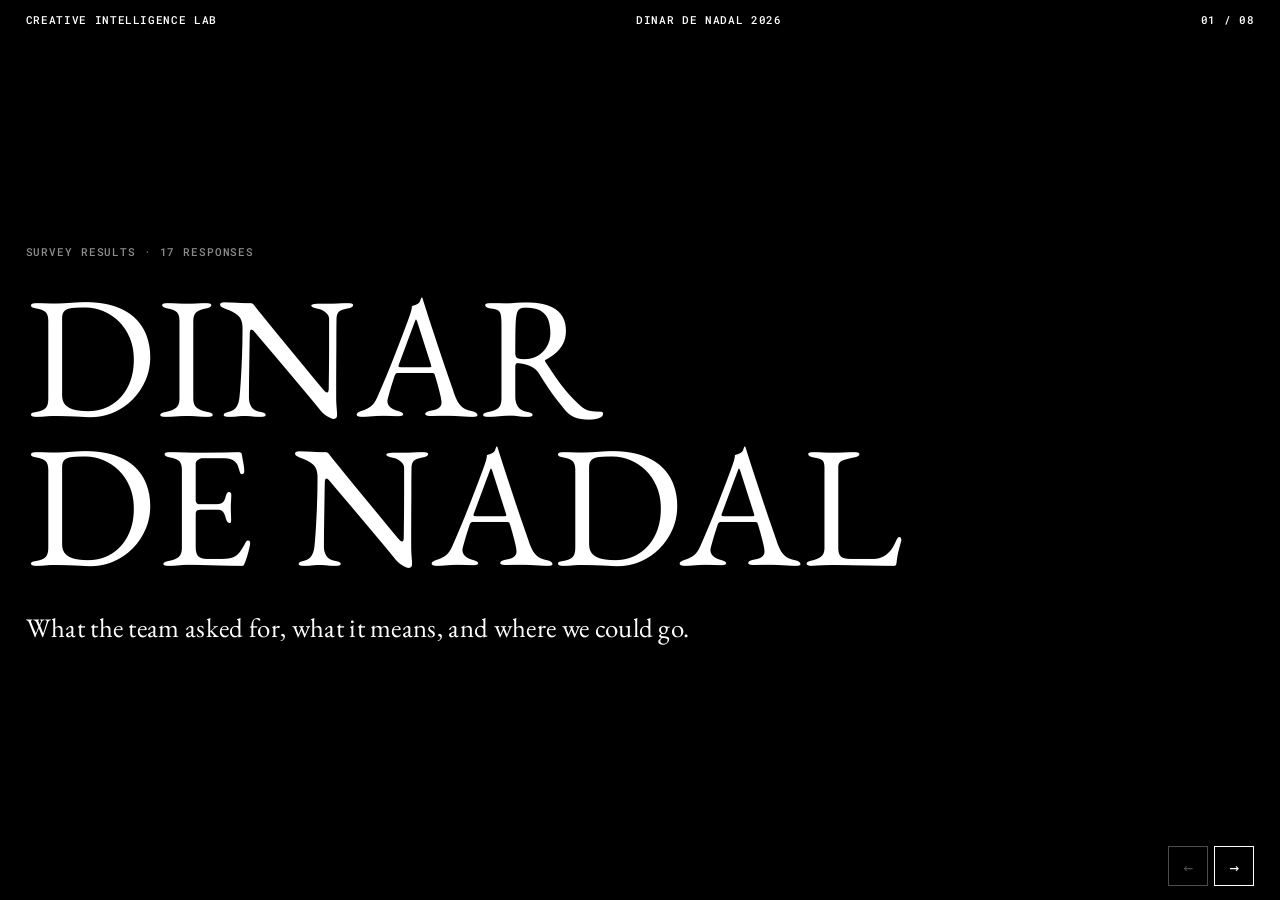
<file: docs/index.html>
<!doctype html>
<html lang="en" data-theme="lab">
<head>
  <meta charset="utf-8">
  <meta name="viewport" content="width=device-width, initial-scale=1">
  <title>Dinar de Nadal 2026</title>
  <meta name="description" content="Creative Intelligence Lab — Christmas lunch survey results and restaurant shortlist.">
  <meta name="robots" content="noindex">
  <link rel="preconnect" href="https://fonts.googleapis.com">
  <link rel="preconnect" href="https://fonts.gstatic.com" crossorigin>
  <link href="https://fonts.googleapis.com/css2?family=EB+Garamond:ital,wght@0,400;0,500;1,400&family=Roboto+Mono:wght@400;500&display=swap" rel="stylesheet">
  <link rel="stylesheet" href="style.css">
</head>
<body data-root="">
  <noscript><p class="noscript">This presentation needs JavaScript.</p></noscript>
  <script src="themes.js"></script>
  <script src="deck.js"></script>
</body>
</html>
</file>
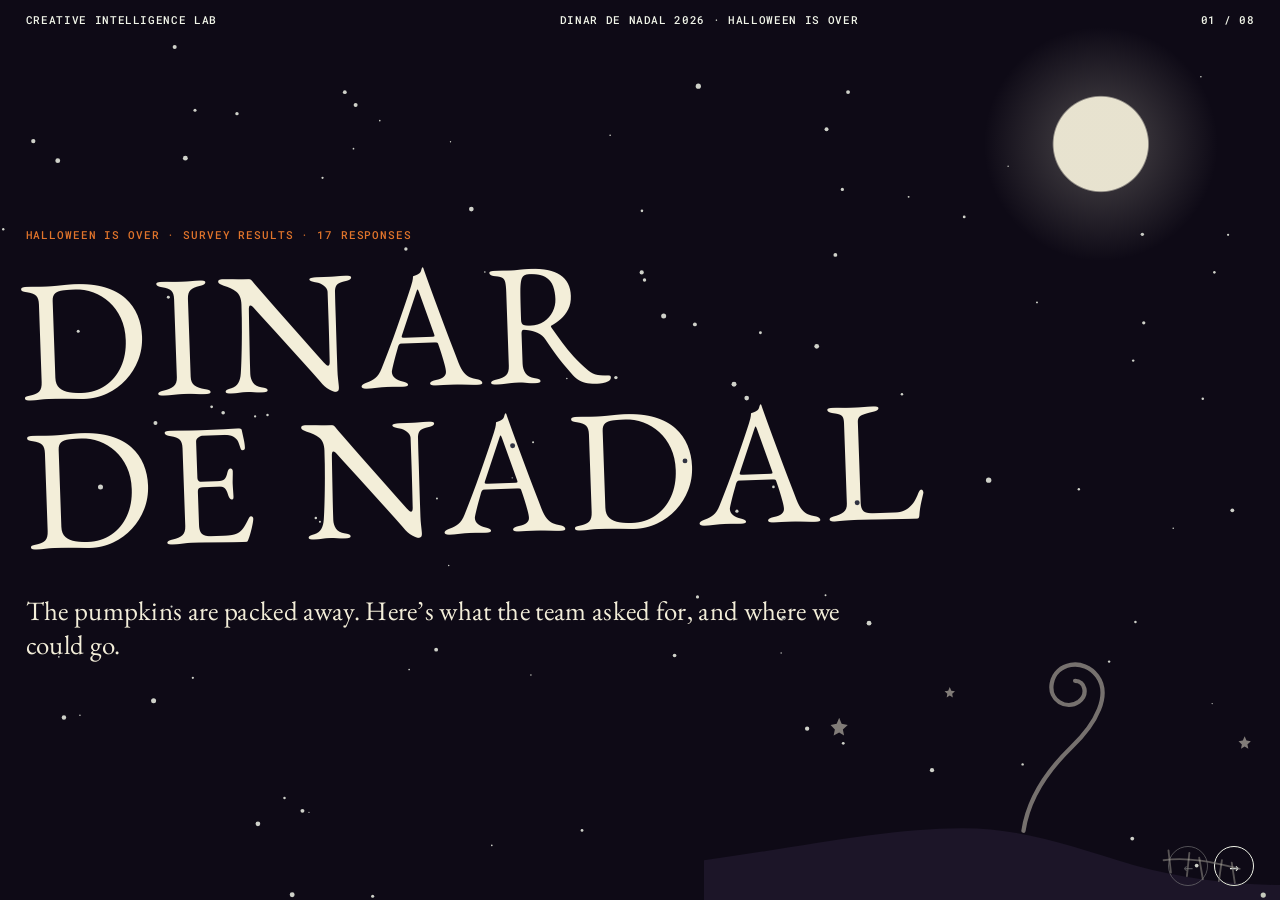
<file: docs/burton/index.html>
<!doctype html>
<html lang="en" data-theme="burton">
<head>
  <meta charset="utf-8">
  <meta name="viewport" content="width=device-width, initial-scale=1">
  <title>Dinar de Nadal 2026 · Halloween is over</title>
  <meta name="description" content="Christmas lunch survey results, gothic edition. Halloween is over.">
  <meta name="robots" content="noindex">
  <link rel="preconnect" href="https://fonts.googleapis.com">
  <link rel="preconnect" href="https://fonts.gstatic.com" crossorigin>
  <link href="https://fonts.googleapis.com/css2?family=EB+Garamond:ital,wght@0,400;0,500;1,400&family=Roboto+Mono:wght@400;500&display=swap" rel="stylesheet">
  <link rel="stylesheet" href="../style.css">
  <link rel="stylesheet" href="../themes/burton.css">
</head>
<body data-root="../">
  <noscript><p class="noscript">This presentation needs JavaScript.</p></noscript>
  <script src="../themes.js"></script>
  <script src="../deck.js"></script>
</body>
</html>
</file>
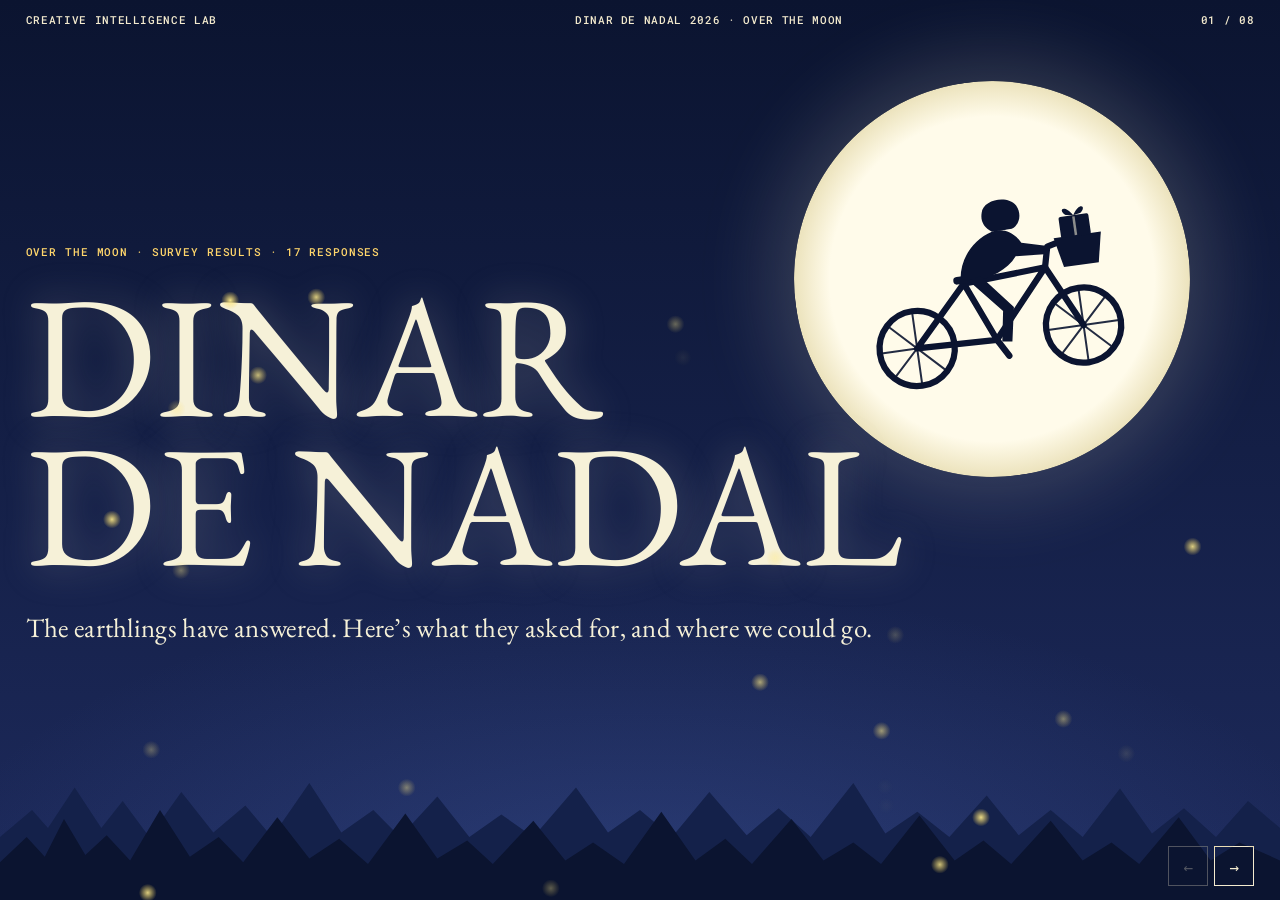
<file: docs/et/index.html>
<!doctype html>
<html lang="en" data-theme="et">
<head>
  <meta charset="utf-8">
  <meta name="viewport" content="width=device-width, initial-scale=1">
  <title>Dinar de Nadal 2026 · Over the moon</title>
  <meta name="description" content="Christmas lunch survey results, 80s moonlit edition.">
  <meta name="robots" content="noindex">
  <link rel="preconnect" href="https://fonts.googleapis.com">
  <link rel="preconnect" href="https://fonts.gstatic.com" crossorigin>
  <link href="https://fonts.googleapis.com/css2?family=EB+Garamond:ital,wght@0,400;0,500;1,400&family=Roboto+Mono:wght@400;500&display=swap" rel="stylesheet">
  <link rel="stylesheet" href="../style.css">
  <link rel="stylesheet" href="../themes/et.css">
</head>
<body data-root="../">
  <noscript><p class="noscript">This presentation needs JavaScript.</p></noscript>
  <script src="../themes.js"></script>
  <script src="../deck.js"></script>
</body>
</html>
</file>
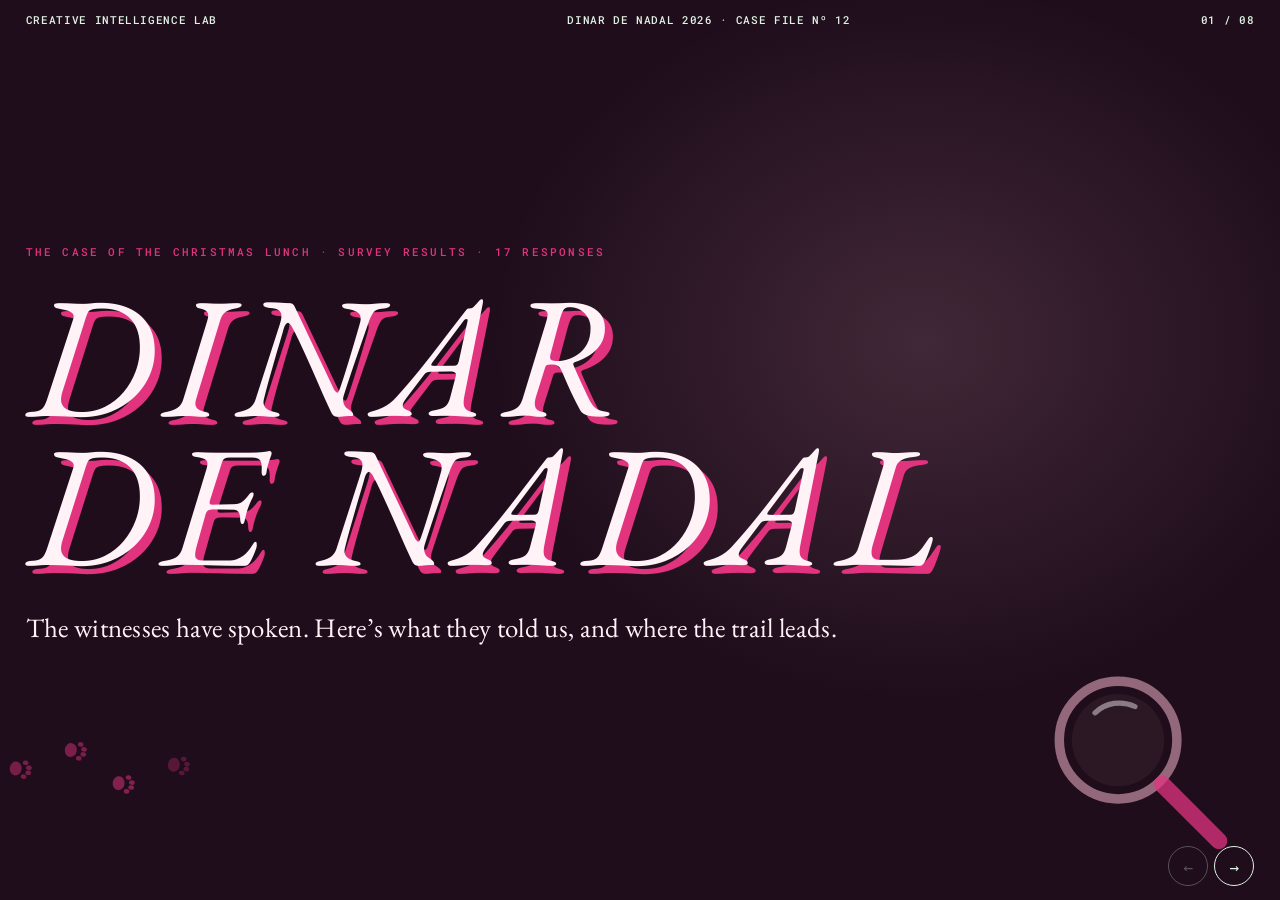
<file: docs/pinkpanther/index.html>
<!doctype html>
<html lang="en" data-theme="pinkpanther">
<head>
  <meta charset="utf-8">
  <meta name="viewport" content="width=device-width, initial-scale=1">
  <title>Dinar de Nadal 2026 · Case file Nº 12</title>
  <meta name="description" content="Christmas lunch survey results, detective-caper edition.">
  <meta name="robots" content="noindex">
  <link rel="preconnect" href="https://fonts.googleapis.com">
  <link rel="preconnect" href="https://fonts.gstatic.com" crossorigin>
  <link href="https://fonts.googleapis.com/css2?family=EB+Garamond:ital,wght@0,400;0,500;1,400&family=Roboto+Mono:wght@400;500&display=swap" rel="stylesheet">
  <link rel="stylesheet" href="../style.css">
  <link rel="stylesheet" href="../themes/pinkpanther.css">
</head>
<body data-root="../">
  <noscript><p class="noscript">This presentation needs JavaScript.</p></noscript>
  <script src="../themes.js"></script>
  <script src="../deck.js"></script>
</body>
</html>
</file>
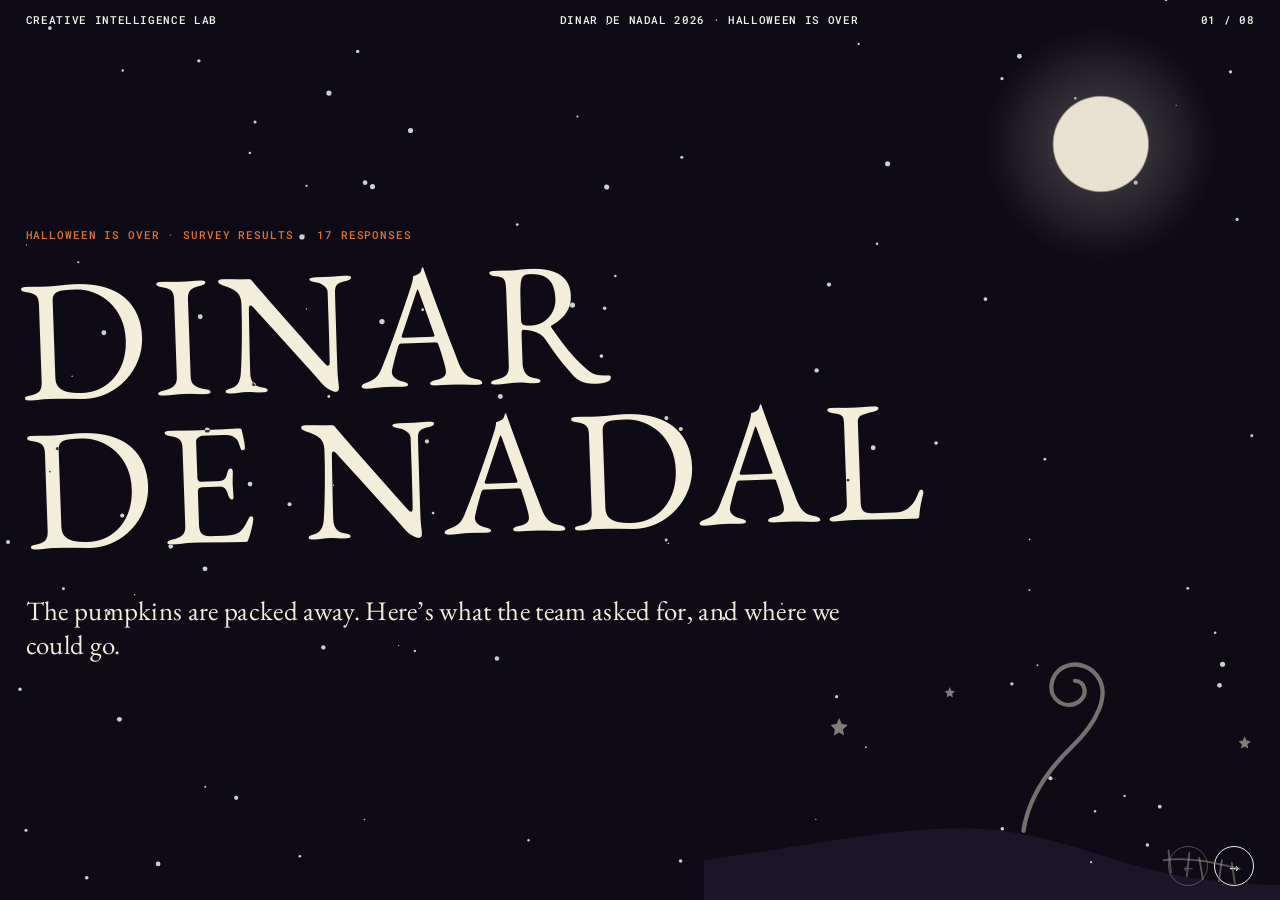
<file: docs/random/index.html>
<!doctype html>
<html lang="en">
<head>
  <meta charset="utf-8">
  <meta name="viewport" content="width=device-width, initial-scale=1">
  <title>Dinar de Nadal 2026</title>
  <meta name="robots" content="noindex">
  <style>
    html, body { height: 100%; margin: 0; background: #000; color: #fff; }
    body { display: grid; place-items: center; font: 500 11px/1.4 "Roboto Mono", ui-monospace, monospace; letter-spacing: .08em; text-transform: uppercase; }
    a { color: inherit; }
  </style>
  <script src="../themes.js"></script>
  <script>
    /* Picks one of the themes registered in themes.js at random and opens it.
       Avoids repeating the theme you saw last time; keeps any #slide in the URL. */
    (() => {
      const themes = Object.keys(window.DECK_THEMES || { lab: 1 });
      let last = null;
      try { last = sessionStorage.getItem("deck-random-last"); } catch { /* storage blocked */ }
      const pool = themes.length > 1 ? themes.filter((t) => t !== last) : themes;
      const pick = pool[Math.floor(Math.random() * pool.length)];
      try { sessionStorage.setItem("deck-random-last", pick); } catch { /* storage blocked */ }
      location.replace(`${pick === "lab" ? "../" : `../${pick}/`}${location.hash}`);
    })();
  </script>
</head>
<body>
  <noscript><a href="../">Open the presentation</a></noscript>
</body>
</html>
</file>
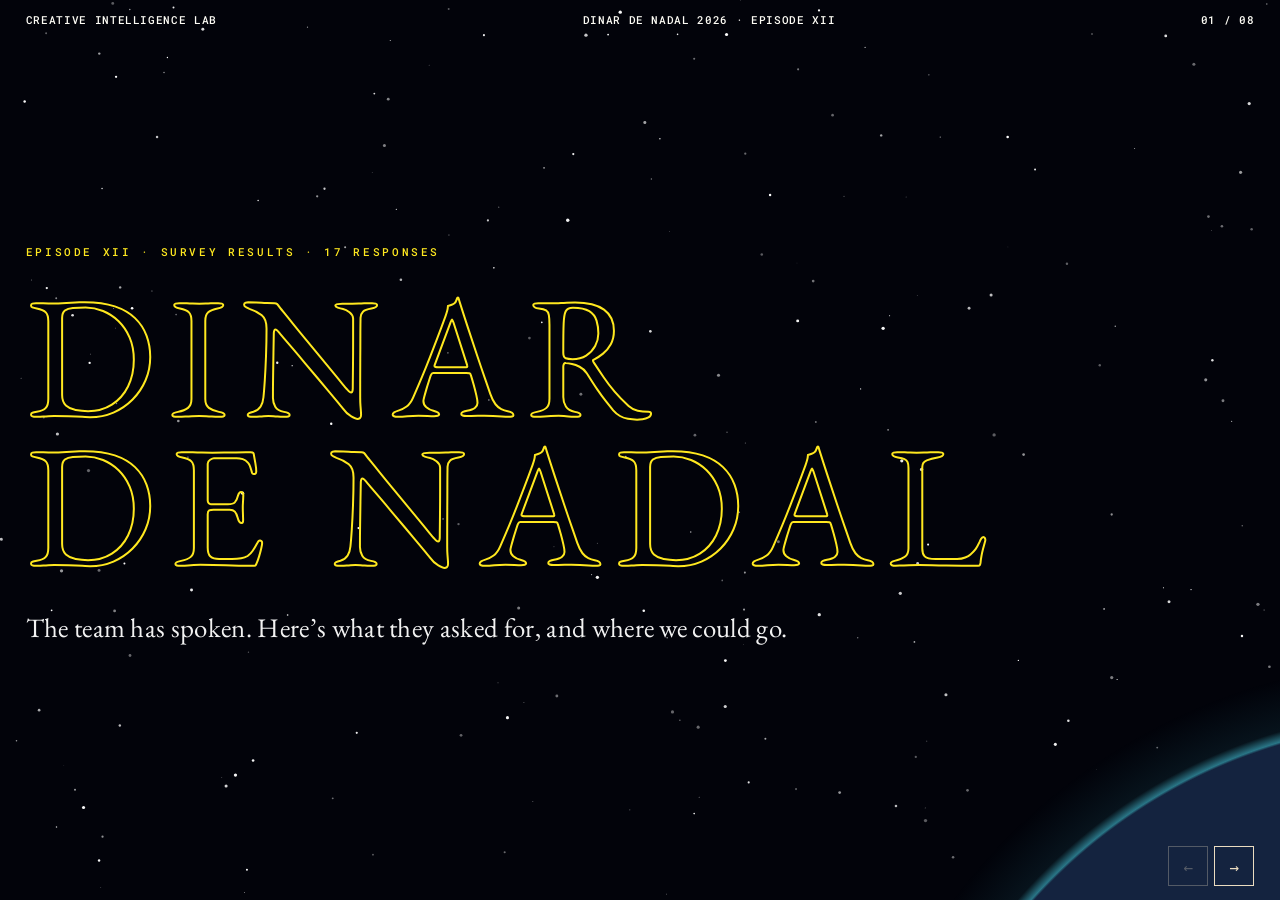
<file: docs/starwars/index.html>
<!doctype html>
<html lang="en" data-theme="starwars">
<head>
  <meta charset="utf-8">
  <meta name="viewport" content="width=device-width, initial-scale=1">
  <title>Dinar de Nadal 2026 · Episode XII</title>
  <meta name="description" content="Christmas lunch survey results, galactic edition.">
  <meta name="robots" content="noindex">
  <link rel="preconnect" href="https://fonts.googleapis.com">
  <link rel="preconnect" href="https://fonts.gstatic.com" crossorigin>
  <link href="https://fonts.googleapis.com/css2?family=EB+Garamond:ital,wght@0,400;0,500;1,400&family=Roboto+Mono:wght@400;500&display=swap" rel="stylesheet">
  <link rel="stylesheet" href="../style.css">
  <link rel="stylesheet" href="../themes/starwars.css">
</head>
<body data-root="../">
  <noscript><p class="noscript">This presentation needs JavaScript.</p></noscript>
  <script src="../themes.js"></script>
  <script src="../deck.js"></script>
</body>
</html>
</file>
<file: docs/style.css>
/* Look & feel borrowed from creativeintelligencelab.bsc.es:
   pure black / white, a text serif for everything, tiny mono caps for chrome.
   The site's own serif (205TF Immortel Infra) is licensed, so EB Garamond stands in. */
:root {
  --font-a: "EB Garamond", "Immortel-Infra", Times, serif;
  --font-b: "Roboto Mono", ui-monospace, monospace;
  --black: #000;
  --white: #fff;
  --pad: max(16px, 2vw);
  --fg: var(--white);
  --bg: var(--black);
  --muted: rgba(255, 255, 255, .55);
  --rule: rgba(255, 255, 255, .22);
  --bar-dim: rgba(255, 255, 255, .38);
}

* { box-sizing: border-box; }
html, body { height: 100%; margin: 0; }
body {
  background: var(--black);
  color: var(--white);
  font-family: var(--font-a);
  letter-spacing: .02em;
  overflow: hidden;
  -webkit-font-smoothing: antialiased;
}
button { font: inherit; color: inherit; }
a { color: inherit; text-underline-offset: .18em; text-decoration-thickness: 1px; }

/* ---------- chrome ---------- */
.bar {
  position: fixed; inset: 0 0 auto 0; z-index: 20;
  display: flex; justify-content: space-between; gap: 1rem;
  padding: 14px var(--pad);
  font: 500 11px/1 var(--font-b); text-transform: uppercase; letter-spacing: .06em;
  color: var(--white); mix-blend-mode: difference; /* stays legible on black and white slides */
  pointer-events: none;
}
.controls {
  position: fixed; right: var(--pad); bottom: 14px; z-index: 20;
  display: flex; gap: 6px; mix-blend-mode: difference;
}
.controls button {
  width: 40px; height: 40px; border: 1px solid var(--white); background: transparent;
  color: var(--white); font: 16px var(--font-b); cursor: pointer; border-radius: 0;
}
.controls button:hover { background: var(--white); color: var(--black); }
.controls button:disabled { opacity: .3; cursor: default; background: transparent; color: var(--white); }

/* ---------- slides ---------- */
#deck { position: fixed; inset: 0; }
.slide {
  position: absolute; inset: 0;
  display: flex; flex-direction: column; /* .inner uses margin:auto so tall slides scroll instead of clipping */
  padding: 56px var(--pad) 68px;
  background: var(--bg); color: var(--fg);
  overflow-y: auto;
  opacity: 0; visibility: hidden;
  transform: scale(.985);
  transition: opacity .5s ease, transform .6s cubic-bezier(.2,.7,.2,1), visibility 0s .5s;
}
.slide.active { opacity: 1; visibility: visible; transform: none; transition-delay: 0s; }
.slide.light {
  --fg: var(--black); --bg: var(--white);
  --muted: rgba(0, 0, 0, .55); --rule: rgba(0, 0, 0, .18); --bar-dim: rgba(0, 0, 0, .28);
}
.inner { width: 100%; max-width: 1280px; margin: auto; }

.kicker {
  font: 500 11px/1.4 var(--font-b); text-transform: uppercase; letter-spacing: .08em;
  color: var(--muted); margin: 0 0 1.4rem;
}
h1, h2, h3 { font-weight: 400; margin: 0; }
.mega {
  font-size: clamp(56px, 13.5vw, 230px); line-height: .86; letter-spacing: .01em;
  text-transform: uppercase;
}
h2 { font-size: clamp(32px, min(5.2vw, 8vh), 76px); line-height: 1.02; margin-bottom: .45em; }
.lede { font-size: clamp(20px, 2.1vw, 30px); line-height: 1.25; max-width: 32em; margin: 1.2em 0 0; }
.small { font-size: 15px; line-height: 1.4; color: var(--muted); }
.mono { font-family: var(--font-b); font-size: 12px; text-transform: uppercase; letter-spacing: .06em; }
.centered { text-align: center; align-items: center; }
.centered .lede { margin-inline: auto; }
.sub { margin: -.4em 0 1.2em; }

/* ---------- conclusions grid ---------- */
.facts {
  display: grid; grid-template-columns: repeat(auto-fit, minmax(210px, 1fr));
  border-top: 1px solid var(--rule); margin-top: 1rem;
}
.fact { padding: 1.1rem 1.2rem 1.4rem 0; border-bottom: 1px solid var(--rule); }
.fact .mono { color: var(--muted); }
.fact .big { font-size: clamp(30px, 3.4vw, 52px); line-height: 1.02; margin: .35em 0 .3em; }
.fact p { margin: 0; font-size: 17px; line-height: 1.35; color: var(--muted); }

/* ---------- bar charts (single series: magnitude, one ink) ---------- */
.two-col { display: grid; grid-template-columns: minmax(0, 5fr) minmax(0, 7fr); gap: 4vw; align-items: center; }
.chart { list-style: none; margin: 0; padding: 0; }
.chart li {
  display: grid; grid-template-columns: minmax(110px, 13em) 1fr 3.2em;
  align-items: center; gap: 14px; padding: 9px 0; border-bottom: 1px solid var(--rule);
  position: relative;
}
.chart .label { font-size: 19px; line-height: 1.15; }
.chart .track { height: 22px; position: relative; }
.chart .fill {
  position: absolute; inset: 0 auto 0 0; width: 0;
  background: var(--bar-dim); border-radius: 0 4px 4px 0;
  transition: width .9s cubic-bezier(.2,.7,.2,1);
}
.chart li.top .fill { background: var(--accent, var(--fg)); }
.chart .value { font: 500 13px var(--font-b); text-align: right; }
.chart li:hover .label, .chart li:focus-visible .label { text-decoration: underline; text-underline-offset: .2em; }
.chart li:focus-visible { outline: 1px dashed var(--fg); outline-offset: 2px; }
.tip {
  position: fixed; z-index: 30; pointer-events: none;
  background: var(--white); color: var(--black); border: 1px solid var(--black);
  font: 12px/1.4 var(--font-b); padding: 6px 9px; max-width: 260px;
  opacity: 0; transition: opacity .12s;
}
.tip.show { opacity: 1; }
.note { margin-top: 1.1rem; }

/* ---------- restaurant shortlist ---------- */
.shortlist { display: grid; grid-template-columns: repeat(auto-fill, minmax(225px, 1fr)); gap: 0; border-top: 1px solid var(--rule); }
.resto { padding: .75rem 1rem .9rem 0; border-bottom: 1px solid var(--rule); display: flex; flex-direction: column; gap: .3rem; }
.resto h3 { font-size: 23px; line-height: 1.05; }
.resto .meta { font: 11px/1.5 var(--font-b); text-transform: uppercase; letter-spacing: .05em; color: var(--muted); }
.resto .row { font-size: 15px; line-height: 1.3; }
.resto .flag { font: 11px/1.4 var(--font-b); color: var(--muted); }
.rank { font: 500 11px var(--font-b); color: var(--muted); }
.pick { font-weight: 500; color: var(--accent, var(--fg)); text-transform: uppercase; letter-spacing: .06em; }


/* ---------- intro ----------
   Same choreography as the site's <b-loader>: a white field with the name;
   the camera dives into one letter until the screen is black; small tiles
   burst outwards; then a rectangular window opens onto the first slide. */
#intro {
  position: fixed; inset: 0; z-index: 50; overflow: hidden; cursor: pointer;
  background: var(--black);
}
.intro-text {
  position: absolute; left: 50%; top: 50%; transform: translate(-50%, -50%);
  background: var(--white); color: var(--black);
  box-shadow: 0 0 0 100vmax var(--white); /* the white field travels with the text */
}
.intro-text p {
  margin: 0; text-align: center; white-space: nowrap;
  font-size: clamp(36px, 5.4vw, 86px); line-height: .98; letter-spacing: .02em;
}
.intro-gallery {
  position: absolute; inset: -14vh -14vw;
  display: grid; grid-template-columns: repeat(4, 1fr); grid-template-rows: repeat(3, 1fr);
  place-items: center; opacity: 0; pointer-events: none;
}
.intro-gallery i {
  width: var(--tile, 3.4vw); height: var(--tile, 3.4vw);
  display: grid; place-items: center; font-style: normal;
  font: 500 calc(var(--tile, 3.4vw) * .26) / 1 var(--font-b); letter-spacing: .04em;
  background: var(--white); color: var(--black);
  will-change: transform;
}
.intro-gallery i:nth-child(3n+2) { background: transparent; color: var(--white); outline: 1px solid var(--white); outline-offset: -1px; }
#intro.gone { display: none; }

/* Theme canvas effect (fx.js): above slides, under the chrome */
#fx { position: fixed; inset: 0; z-index: 15; pointer-events: none; }

.noscript { position: fixed; inset: 40% 0 auto; text-align: center; }

@media (max-width: 760px) {
  .bar-mid { display: none; }
  .intro-gallery { grid-template-columns: repeat(3, 1fr); grid-template-rows: repeat(4, 1fr); --tile: 8vw; }
  .two-col { grid-template-columns: 1fr; gap: 1.4rem; }
  .chart li { grid-template-columns: minmax(90px, 9em) 1fr 2.8em; gap: 10px; }
  .chart .label { font-size: 16px; }
}
@media (prefers-reduced-motion: reduce) {
  .slide, .chart .fill { transition: none; }
  #intro, #fx { display: none; }
}
</file>
<file: docs/themes/burton.css>
/* "Halloween is over" — a gothic-whimsical skin over the lab deck.
   Same fonts, layout and structure; new palette, crooked type, spiral hills,
   a moon, pinstripes and snow. Original artwork — no film characters or logos. */
:root[data-theme="burton"] {
  --ink: #0e0a16;      /* midnight violet-black */
  --bone: #ebe4d2;     /* old paper */
  --moon: #f3eed9;
  --pumpkin: #e0742b;
  --holly: #a3201f;
  --hill: #1c1528;
}

[data-theme="burton"] body { background: var(--ink); color: var(--moon); }

/* Dark slides: midnight + moon + spiral hill */
[data-theme="burton"] .slide {
  --fg: var(--moon); --bg: var(--ink);
  --muted: rgba(243, 238, 217, .58); --rule: rgba(243, 238, 217, .2); --bar-dim: rgba(243, 238, 217, .34);
  --accent: var(--pumpkin);
  background:
    radial-gradient(circle at 86% 16%, rgba(243,238,217,.95) 0 5.2vmin, rgba(243,238,217,.16) 5.4vmin, transparent 13vmin),
    url("hill.svg") right -3vw bottom -2px / min(48vw, 640px) auto no-repeat,
    var(--ink);
}
/* Light slides: old paper with pinstripes */
[data-theme="burton"] .slide.light {
  --fg: var(--ink); --bg: var(--bone);
  --muted: rgba(14, 10, 22, .58); --rule: rgba(14, 10, 22, .18); --bar-dim: rgba(14, 10, 22, .26);
  --accent: var(--holly);
  background:
    repeating-linear-gradient(90deg, rgba(14,10,22,.05) 0 1px, transparent 1px 16px),
    var(--bone);
}

/* Crooked, hand-set feeling */
[data-theme="burton"] .mega { transform: rotate(-2deg); transform-origin: left bottom; letter-spacing: .03em; }
[data-theme="burton"] .centered .mega { transform-origin: center; transform: rotate(-1.5deg); }
[data-theme="burton"] h2 { transform: rotate(-.6deg); transform-origin: left center; }
[data-theme="burton"] .kicker { color: var(--accent); }
[data-theme="burton"] .fact .big { transform: rotate(-.8deg); transform-origin: left center; }

/* Charts: leading bars take the accent (pumpkin at night, holly red on paper) */
[data-theme="burton"] .chart li.top .fill { background: var(--accent); }
[data-theme="burton"] .chart .fill { border-radius: 0 999px 999px 0; }

/* Shortlist cards */
[data-theme="burton"] .resto h3 a { text-decoration-style: wavy; text-decoration-thickness: 1px; text-underline-offset: .25em; }
[data-theme="burton"] .rank { color: var(--accent); }

/* Chrome */
[data-theme="burton"] .controls button { border-radius: 50%; }

/* Snow: difference blend keeps it visible on paper too */
[data-theme="burton"] #fx { mix-blend-mode: difference; }

/* Intro: same choreography as the lab site, on old paper with moon-coloured tiles */
[data-theme="burton"] #intro { background: var(--ink); }
[data-theme="burton"] .intro-text { background: var(--bone); color: var(--ink); box-shadow: 0 0 0 100vmax var(--bone); }
[data-theme="burton"] .intro-text p { transform: rotate(-2deg); }
[data-theme="burton"] .intro-gallery i { background: var(--moon); color: var(--ink); border-radius: 50%; }
[data-theme="burton"] .intro-gallery i:nth-child(3n+2) { background: transparent; color: var(--pumpkin); outline-color: var(--pumpkin); }
</file>
<file: docs/themes/et.css>
/* "Over the moon" — an 80s suburban-night skin: a giant full moon with a kid on a bike
   flying across it, a pine-forest treeline, fireflies (fx) and porch-light paper slides.
   Original artwork: no film characters, studio logos or stills. */
:root[data-theme="et"] {
  --night: #0b1430;
  --dusk: #1d2a5c;
  --moon: #f6f1d8;
  --torch: #ffd66b;   /* flashlight yellow */
  --hoodie: #c8312f;  /* red hoodie */
  --porch: #f3e6cb;
}

[data-theme="et"] body { background: var(--night); color: var(--moon); }

/* Dark slides: night sky fading to the treeline */
[data-theme="et"] .slide {
  --fg: var(--moon); --bg: var(--night);
  --muted: rgba(246, 241, 216, .6); --rule: rgba(246, 241, 216, .18); --bar-dim: rgba(246, 241, 216, .32);
  --accent: var(--torch);
  background:
    url("pines.svg") center bottom / 100% min(22vh, 200px) no-repeat,
    radial-gradient(ellipse 80vw 50vh at 50% 100%, rgba(80,110,190,.28), transparent 70%),
    linear-gradient(var(--night), var(--dusk));
}
/* Light slides: warm porch-light paper */
[data-theme="et"] .slide.light {
  --fg: #1a1422; --bg: var(--porch);
  --muted: rgba(26, 20, 34, .62); --rule: rgba(26, 20, 34, .18); --bar-dim: rgba(26, 20, 34, .24);
  --accent: var(--hoodie);
  background: radial-gradient(ellipse 70vw 60vh at 85% 0%, rgba(255,214,107,.35), transparent 70%), var(--porch);
}
[data-theme="et"] body[data-slide="light"] #fx { opacity: 0; }   /* fireflies only come out at night */
[data-theme="et"] #fx { transition: opacity .6s; }

/* Title slide: the bike crossing the moon, top right */
[data-theme="et"] .slide .inner { position: relative; z-index: 1; }
[data-theme="et"] .slide.title::before {
  content: ""; position: absolute; right: 7vw; top: 9vh;
  width: min(44vmin, 420px); aspect-ratio: 1; border-radius: 50%;
  background:
    url("bike.svg") 52% 56% / 76% auto no-repeat,
    radial-gradient(circle, #fffbea 0 58%, #ece3bd 70.5%, transparent 71%);
  box-shadow: 0 0 80px 18px rgba(246,241,216,.18);
  transform: rotate(-8deg);
}
[data-theme="et"] .title .mega { text-shadow: 0 0 40px rgba(246,241,216,.25); }
[data-theme="et"] .kicker { color: var(--accent); }
[data-theme="et"] .rank { color: var(--accent); }
[data-theme="et"] .chart .fill { border-radius: 0 999px 999px 0; }
[data-theme="et"] .slide:not(.light) .chart li.top .fill { box-shadow: 0 0 14px -2px var(--torch); }

/* ---------- moon-flight intro ---------- */
[data-theme="et"] #intro { background: linear-gradient(var(--night), var(--dusk)); }
.moon-disk {
  position: absolute; left: 50%; top: 46%; transform: translate(-50%, -50%);
  width: min(78vmin, 760px); aspect-ratio: 1; border-radius: 50%; opacity: 0;
  background: radial-gradient(circle at 46% 44%, #fffdf0 0 52%, #f1e9c6 64%, #e2d7a8 70%);
  box-shadow: 0 0 120px 30px rgba(246,241,216,.22);
}
.moon-bike {
  position: absolute; left: 50%; top: 46%; width: min(46vmin, 440px);
  transform: translate(-50%,-50%) translate(-62vw, 26vh);
}
.moon-pines {
  position: absolute; left: 0; right: 0; bottom: 0; height: 26vh;
  background: url("pines.svg") center bottom / 100% 100% no-repeat;
}
</file>
<file: docs/themes/pinkpanther.css>
/* "Case file Nº 12" — a 60s detective-caper skin: pink paper with halftone dots,
   a plum night with a spotlight and a magnifying glass, italic jazz-age type and
   paw prints wandering across (fx: paws). Original artwork — no characters or logos. */
:root[data-theme="pinkpanther"] {
  --plum: #1f0d1b;
  --pink: #f3b3cb;
  --hot: #e2337f;
  --magenta: #a8105a;
  --cream: #fff3f8;
}

[data-theme="pinkpanther"] body { background: var(--plum); color: var(--cream); }

/* Dark slides: plum night, a spotlight, a magnifying glass */
[data-theme="pinkpanther"] .slide {
  --fg: var(--cream); --bg: var(--plum);
  --muted: rgba(255, 243, 248, .6); --rule: rgba(243, 179, 203, .24); --bar-dim: rgba(243, 179, 203, .35);
  --accent: var(--hot);
  background:
    radial-gradient(ellipse 48vmax 40vmax at 72% 38%, rgba(243,179,203,.16), transparent 70%),
    url("lens.svg") right 3vw bottom 4vh / min(17vw, 210px) auto no-repeat,
    var(--plum);
}
/* Light slides: pink paper with a halftone dot screen */
[data-theme="pinkpanther"] .slide.light {
  --fg: var(--plum); --bg: var(--pink);
  --muted: rgba(31, 13, 27, .62); --rule: rgba(31, 13, 27, .2); --bar-dim: rgba(31, 13, 27, .24);
  --accent: var(--magenta);
  background:
    radial-gradient(rgba(31,13,27,.09) 1.1px, transparent 1.6px) 0 0 / 13px 13px,
    var(--pink);
}

/* Jazz-age type: italics and a little swagger */
[data-theme="pinkpanther"] .mega { font-style: italic; letter-spacing: .05em; }
[data-theme="pinkpanther"] h2 { font-style: italic; }
[data-theme="pinkpanther"] .fact .big { font-style: italic; }
[data-theme="pinkpanther"] .kicker { color: var(--accent); letter-spacing: .2em; }
[data-theme="pinkpanther"] .title .mega { text-shadow: .045em .045em 0 var(--hot); }

[data-theme="pinkpanther"] .chart .fill { border-radius: 0 999px 999px 0; }
[data-theme="pinkpanther"] .rank { color: var(--accent); }
[data-theme="pinkpanther"] .resto h3 a { text-decoration-style: dotted; }
[data-theme="pinkpanther"] .controls button { border-radius: 999px; }

/* Intro: the lab-site dive, on pink paper */
[data-theme="pinkpanther"] #intro { background: var(--plum); }
[data-theme="pinkpanther"] .intro-text { background: var(--pink); color: var(--plum); box-shadow: 0 0 0 100vmax var(--pink); }
[data-theme="pinkpanther"] .intro-text p { font-style: italic; }
[data-theme="pinkpanther"] .intro-gallery i { background: var(--hot); color: var(--cream); }
[data-theme="pinkpanther"] .intro-gallery i:nth-child(3n+2) { background: transparent; color: var(--pink); outline-color: var(--pink); }
</file>
<file: docs/themes/starwars.css>
/* "Episode XII" — a galactic skin: deep space with a planet's rim and drifting stars
   (fx: stars), desert-planet slides under two suns, and an opening text crawl.
   Original artwork and wording — no logos, characters or film assets. */
:root[data-theme="starwars"] {
  --space: #02030a;
  --yellow: #ffe81f;
  --holo: #4bd5ee;
  --sand: #e8d6aa;
  --dune: #cfae6e;
  --rust: #9a3f17;
  --night: #1a1006;
}

[data-theme="starwars"] body { background: var(--space); color: #f2f2f2; }

/* Dark slides: see-through over the star canvas, with the edge of a planet in the corner */
[data-theme="starwars"] #fx { z-index: 0; }                         /* stars sit under the slides… */
[data-theme="starwars"] #deck { z-index: 1; }
[data-theme="starwars"] .slide {
  --fg: #f2f2f2; --bg: transparent;                                   /* …and show through dark ones */
  --muted: rgba(242, 242, 242, .58); --rule: rgba(255, 232, 31, .2); --bar-dim: rgba(242, 242, 242, .3);
  --accent: var(--yellow);
  background: radial-gradient(circle at 112% 140%, #14233f 0 42vmax, rgba(75,213,238,.55) 42.2vmax, rgba(75,213,238,.08) 43vmax, transparent 47vmax);
}

/* Light slides: a desert planet under two suns */
[data-theme="starwars"] .slide.light {
  --fg: var(--night); --bg: var(--sand);
  --muted: rgba(26, 16, 6, .62); --rule: rgba(26, 16, 6, .2); --bar-dim: rgba(26, 16, 6, .24);
  --accent: var(--rust);
  background:
    radial-gradient(circle at 82% 17%, #fff8e2 0 3.4vmin, rgba(255,248,226,.35) 3.6vmin, transparent 8vmin),
    radial-gradient(circle at 89% 25%, #ffe6ad 0 2.3vmin, rgba(255,230,173,.3) 2.5vmin, transparent 6vmin),
    radial-gradient(ellipse 70vw 16vh at 22% 106%, var(--dune) 97%, transparent 100%),
    radial-gradient(ellipse 60vw 13vh at 84% 108%, #d9bd84 97%, transparent 100%),
    linear-gradient(#f1e3bf, var(--sand) 60%);
}

/* Type: a wide, outlined title in star-yellow */
[data-theme="starwars"] .mega { letter-spacing: .08em; }
[data-theme="starwars"] .title .mega { color: transparent; -webkit-text-stroke: 2px var(--yellow); }
[data-theme="starwars"] .kicker { color: var(--accent); letter-spacing: .24em; }
[data-theme="starwars"] .rank { color: var(--accent); }
[data-theme="starwars"] .chart .fill { border-radius: 0 2px 2px 0; box-shadow: 0 0 10px -2px var(--accent); }
[data-theme="starwars"] .slide.light .chart .fill { box-shadow: none; }

/* ---------- opening crawl ---------- */
.intro-crawl { background: var(--space); color: var(--yellow); }
.crawl-prelude {
  position: absolute; left: 50%; top: 50%; transform: translate(-50%, -50%); margin: 0;
  width: min(88vw, 860px); text-align: center; opacity: 0;
  color: var(--holo); font-size: clamp(20px, 2.6vw, 38px); line-height: 1.3;
}
.crawl-title {
  position: absolute; left: 50%; top: 50%; transform: translate(-50%, -50%) scale(2.6); margin: 0;
  opacity: 0; white-space: nowrap; text-align: center; text-transform: uppercase;
  font-size: clamp(60px, 12vw, 200px); line-height: .86; letter-spacing: .08em; font-weight: 400;
  color: transparent; -webkit-text-stroke: 2px var(--yellow);
}
.crawl-stage { position: absolute; inset: 0; perspective: 320px; perspective-origin: 50% 30%; overflow: hidden; }
.crawl-text {
  position: absolute; left: 50%; top: 100%; width: min(82vw, 720px); margin-left: calc(min(82vw, 720px) / -2);
  transform-origin: 50% 0; transform: rotateX(26deg);
  font-size: clamp(22px, 3.1vw, 46px); line-height: 1.35; text-align: justify; hyphens: auto;
}
.crawl-text .crawl-ep, .crawl-text h2 { text-align: center; text-transform: uppercase; letter-spacing: .1em; margin: 0; }
.crawl-text .crawl-ep { font-size: .8em; }
.crawl-text h2 { font-size: 1.5em; margin: .1em 0 .9em; }
.crawl-text p { margin: 0 0 1em; }
.crawl-skip {
  position: absolute; left: 0; right: 0; bottom: 18px; margin: 0; text-align: center; z-index: 2;
  font: 500 11px var(--font-b); letter-spacing: .1em; text-transform: uppercase; color: rgba(255,255,255,.4);
}
</file>
